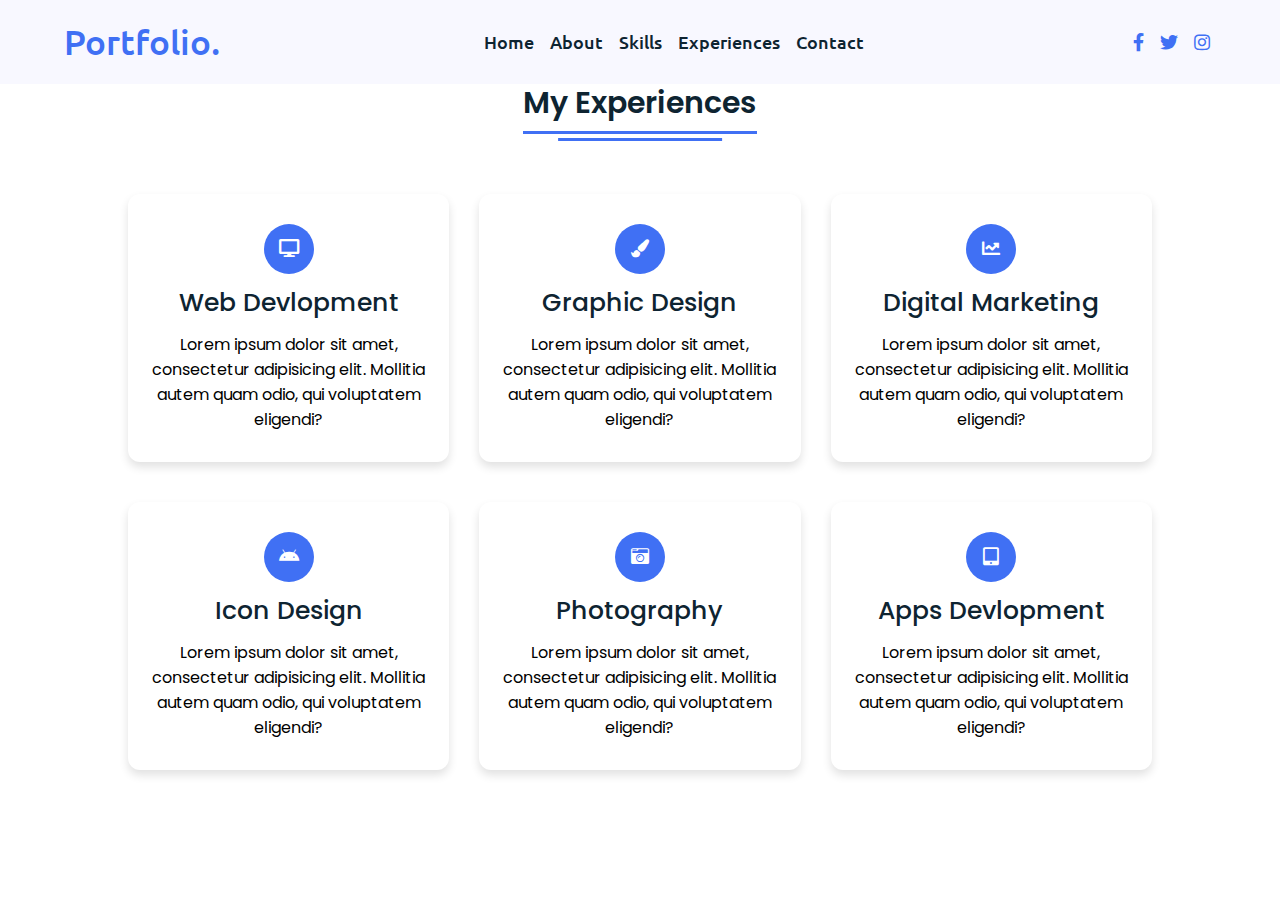
<file: portfolio/experience.html>
<!DOCTYPE html>
<html lang="en" dir="ltr">
    <head>
        <meta charset="UTF-8">
        <link rel="normalize" href="css/normalize.css">
        <link rel="stylesheet" href="css/styles.css">
        <link rel="stylesheet" href="https://cdnjs.cloudflare.com/ajax/libs/font-awesome/5.15.2/css/all.min.css"/>
        <meta name="viewport" content="width=device-width, initial-scale=1.0">

        <title> Ching Chen </title>
    </head>
    <body>
                <!-- Move to up button -->
        <div class="scroll-button">
            <a href="#home"><i class="fas fa-arrow-up"></i></a>
        </div>
        <!-- navgaition menu -->
        <nav>
            <div class="navbar">
                <div class="logo"><a href="#">Portfolio.</a></div>
                <ul class="menu">
                    <li><a href="index.html">Home</a></li>
                    <li><a href="about.html">About</a></li>
                    <li><a href="skills.html">Skills</a></li> 
                    <li><a href="experience.html">Experiences</a></li>
                    <li><a href="contact.html">Contact</a></li>
                    <div class="cancel-btn">
                    <i class="fas fa-times"></i>
                    </div>
                </ul>
                <div class="media-icons">
                <a href="#"><i class="fab fa-facebook-f"></i></a>
                <a href="#"><i class="fab fa-twitter"></i></a>
                <a href="#"><i class="fab fa-instagram"></i></a>
                </div>
            </div>
            <div class="menu-btn">
                <i class="fas fa-bars"></i>
            </div>
        </nav>
        <!-- My Services Section Start -->
        <section class="services" id="services">
            <div class="content">
                <div class="title"><span>My Experiences</span></div>
                <div class="boxes">
                    <div class="box">
                        <div class="icon">
                        <i class="fas fa-desktop"></i>
                    </div>
                    <div class="topic">Web Devlopment</div>
                    <p>Lorem ipsum dolor sit amet, consectetur adipisicing elit. Mollitia autem quam odio, qui voluptatem eligendi?</p>
                </div>
                <div class="box">
                    <div class="icon">
                        <i class="fas fa-paint-brush"></i>
                    </div>
                    <div class="topic">Graphic Design</div>
                    <p>Lorem ipsum dolor sit amet, consectetur adipisicing elit. Mollitia autem quam odio, qui voluptatem eligendi?</p>
                </div>
                <div class="box">
                    <div class="icon">
                        <i class="fas fa-chart-line"></i>
                    </div>
                    <div class="topic">Digital Marketing</div>
                    <p>Lorem ipsum dolor sit amet, consectetur adipisicing elit. Mollitia autem quam odio, qui voluptatem eligendi?</p>
                </div>
                <div class="box">
                    <div class="icon">
                        <i class="fab fa-android"></i>
                    </div>
                    <div class="topic">Icon Design</div>
                    <p>Lorem ipsum dolor sit amet, consectetur adipisicing elit. Mollitia autem quam odio, qui voluptatem eligendi?</p>
                </div>
                <div class="box">
                    <div class="icon">
                        <i class="fas fa-camera-retro"></i>
                    </div>
                    <div class="topic">Photography</div>
                    <p>Lorem ipsum dolor sit amet, consectetur adipisicing elit. Mollitia autem quam odio, qui voluptatem eligendi?</p>
                </div>
                <div class="box">
                    <div class="icon">
                        <i class="fas fa-tablet-alt"></i>
                    </div>
                    <div class="topic">Apps Devlopment</div>
                    <p>Lorem ipsum dolor sit amet, consectetur adipisicing elit. Mollitia autem quam odio, qui voluptatem eligendi?</p>
                </div>
            </div>
            </div>
        </section>
            
    </body>
</html>
</file>
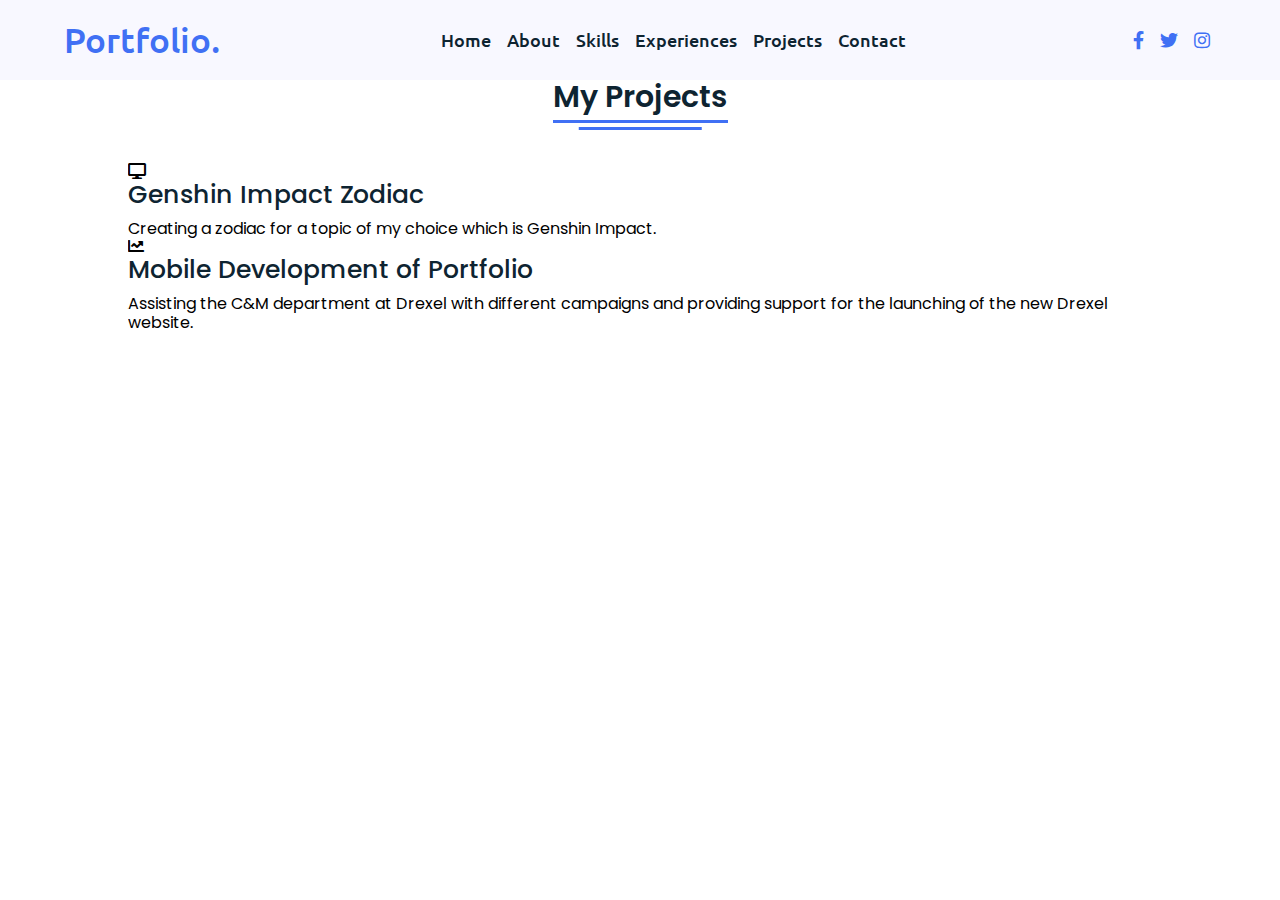
<file: portfolio/projects.html>
<!DOCTYPE html>
<html lang="en" dir="ltr">
    <head>
        <meta charset="UTF-8">
        <link rel="stylesheet" href="css/normalize.css">
        <link rel="stylesheet" href="css/styles.css">
        <link rel="stylesheet" href="https://cdnjs.cloudflare.com/ajax/libs/font-awesome/5.15.2/css/all.min.css"/>
        <meta name="viewport" content="width=device-width, initial-scale=1.0">

        <title> Ching Chen </title>
    </head>
    <body>
                <!-- Move to up button -->
        <div class="scroll-button">
            <a href="#home"><i class="fas fa-arrow-up"></i></a>
        </div>
        <!-- navgaition menu -->
        <nav>
            <div class="navbar">
                <div class="logo"><a href="#">Portfolio.</a></div>
                <ul class="menu">
                    <li><a href="index.html">Home</a></li>
                    <li><a href="about.html">About</a></li>
                    <li><a href="skills.html">Skills</a></li> 
                    <li><a href="experience.html">Experiences</a></li>
                    <li><a href="projects.html">Projects</a></li>
                    <li><a href="contact.html">Contact</a></li>
                </ul>
                <div class="media-icons">
                    <a href="#"><i class="fab fa-facebook-f"></i></a>
                    <a href="#"><i class="fab fa-twitter"></i></a>
                    <a href="#"><i class="fab fa-instagram"></i></a>
                </div>
            </div>
            <div class="menu-btn">
                <i class="fas fa-bars"></i>
            </div>
        </nav>
        <!-- My experiences Section Start -->
        <section class="experiences" id="experiences">
            <div class="content">
                <div class="title"><span>My Projects</span></div>
                <div class="boxes">
                    <div class="box">
                        <div class="icon">
                        <i class="fas fa-desktop"></i>
                    </div>
                    <div class="topic">Genshin Impact Zodiac</div>
                    <p>Creating a zodiac for a topic of my choice which is Genshin Impact.</p>
                </div>
                <div class="box">
                    <div class="icon">
                        <i class="fas fa-chart-line"></i>
                    </div>
                    <div class="topic">Mobile Development of Portfolio</div>
                    <p>Assisting the C&M department at Drexel with different campaigns and providing support for the launching of the new Drexel website.</p>
                </div>
            </div>
            </div>
        </section>
            
    </body>
</html>
</file>
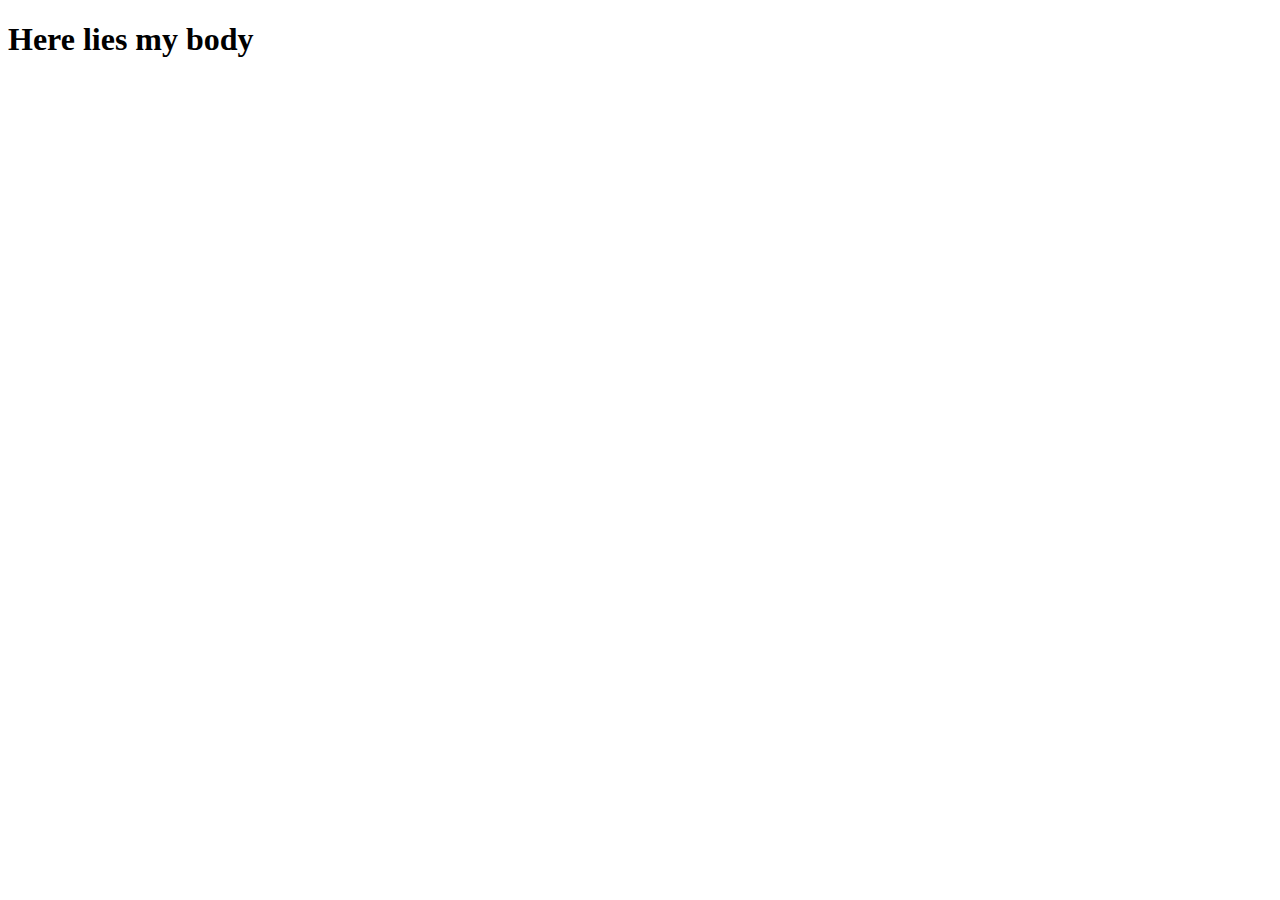
<file: src/File1.html>
<!DOCTYPE html>
<html lang="en">
<head>
    <meta charset="UTF-8">
    <meta http-equiv="X-UA-Compatible" content="IE=edge">
    <meta name="viewport" content="width=device-width, initial-scale=1.0">
    <title>Document</title>
</head>
<body>
    <h1>
        Here lies my body
    </h1>
</body>
</html>
</file>
<file: portfolio/css/styles.css>
@import url('https://fonts.googleapis.com/css2?family=Poppins:wght@400;500;600;700&family=Ubuntu:wght@400;500;700&display=swap');
*{
  margin: 0;
  padding: 0;
  box-sizing: border-box;
  text-decoration: none;
  scroll-behavior: smooth;
}

/* Custom Scroll Bar CSS */
::-webkit-scrollbar {
    width: 10px;
}
::-webkit-scrollbar-track {
    background: #f1f1f1;
}
::-webkit-scrollbar-thumb {
    background: #6e93f7;
    border-radius: 12px;
    transition: all 0.3s ease;
}

::-webkit-scrollbar-thumb:hover {
    background: #4070f4;
}
/* navbar styling */
nav{
  position: fixed;
  width: 100%;
  padding: 20px 0;
  z-index: 998;
  transition: all 0.3s ease;
  font-family: 'Ubuntu', sans-serif;
  background-color: ghostwhite;
}
nav.sticky{
  background: #4070f4;
  padding: 13px 0;
}
nav .navbar{
  width: 90%;
  display: flex;
  justify-content: space-between;
  align-items: center;
  margin: auto;
}
nav .navbar .logo a{
  font-weight: 500;
  font-size: 35px;
  color: #4070f4;
}
nav.sticky .navbar .logo a{
  color: #fff;
}
nav .navbar .menu{
  display: flex;
  position: relative;
}
nav .navbar .menu li{
  list-style: none;
  margin: 0 8px;
}
.navbar .menu a{
  font-size: 18px;
  font-weight: 500;
  color: #0E2431;
  padding: 6px 0;
  transition: all 0.4s ease;
}
.navbar .menu a:hover{
  color: #4070f4;
}
nav.sticky .menu a{
  color: #FFF;
}
nav.sticky .menu a:hover{
  color: #0E2431;
}
.navbar .media-icons a{
  color: #4070f4;
  font-size: 18px;
  margin: 0 6px;
}
nav.sticky .media-icons a{
  color: #FFF;
}

/* Side Navigation Menu Button CSS */
nav .menu-btn,
.navbar .menu .cancel-btn{
  position: absolute;
  color: #fff;
  right: 30px;
  top: 20px;
  font-size: 20px;
  cursor: pointer;
  transition: all 0.3s ease;
  display: none;
}
nav .menu-btn{
  color: #4070f4;
}
nav.sticky .menu-btn{
  color: #FFF;
}
.navbar .menu .menu-btn{
  color: #fff;
}

/* home section styling */
.home{
  height: 100vh;
  width: 100%;
  background-image: url("./images/bg-hero.png") no-repeat;
  background-size: cover;
  background-position: center;
  background-attachment: fixed;
  font-family: 'Ubuntu', sans-serif;
}
.home .home-content{
  width: 90%;
  height: 100%;
  margin: auto;
  display: flex;
  flex-direction: column;
  justify-content: center;
}
.home .text-one{
  font-size: 25px;
  color: #0E2431;
}
.home .text-two{
  color: #0E2431;
  font-size: 75px;
  font-weight: 600;
  margin-left: -3px;
}
.home .text-three{
  font-size: 40px;
  margin: 5px 0;
  color: #4070f4;
}
.home .text-four{
  font-size: 23px;
  margin: 5px 0;
  color: #0E2431;
}
.home .button{
  margin: 14px 0;
}
.home .button button{
  outline: none;
  padding: 8px 16px;
  border-radius: 6px;
  font-size: 25px;
  font-weight: 400;
  background: #4070f4;
  color: #fff;
  cursor: pointer;
  border: 2px solid transparent;
  transition: all 0.4s ease;
}
.home .button button:hover{
  border-color: #4070f4;
  background-color: #fff;
  color: #4070f4;
}

/* About Section Styling */
section{
  padding-top: 40px;
}
section .content{
  width: 80%;
  margin: 40px auto;
  font-family: 'Poppins', sans-serif;
}
.about .about-details{
  display: flex;
  justify-content: space-between;
  align-items: center;
}
section .title{
  display: flex;
  justify-content: center;
  margin-bottom: 40px;
}
section .title span{
  color: #0E2431;
  font-size: 30px;
  font-weight: 600;
  position: relative;
  padding-bottom: 8px;
}
section .title span::before,
section .title span::after{
  content: '';
  position: absolute;
  height: 3px;
  width: 100%;
  background: #4070f4;
  left: 0;
  bottom: 0;
}
section .title span::after{
  bottom: -7px;
  width: 70%;
  left: 50%;
  transform: translateX(-50%);
}
.about .about-details .left{
  width: 45%;
}
.about .left img{
  height: 400px;
  width: 400px;
  object-fit: cover;
  border-radius: 12px;
}
.about-details .right{
  width: 55%;
}
section  .topic{
  color: #0E2431;
  font-size: 25px;
  font-weight: 500;
  margin-bottom: 10px;
}
.about-details .right p{
  text-align: justify;
  color: #0E2431;
}
section .button{
  margin: 16px 0;
}
section .button button{
  outline: none;
  padding: 8px 16px;
  border-radius: 4px;
  font-size: 25px;
  font-weight: 400;
  background: #4070f4;
  color: #fff;
  border: 2px solid transparent;
  cursor: pointer;
  transition: all 0.4s ease;
}
section .button button:hover{
  border-color: #4070f4;
  background-color: #fff;
  color: #4070f4;
}

 /* My Skills CSS */
 .skills{
   background: #F0F8FF;
 }
 .skills .content{
   padding: 40px 0;
 }
 .skills .skills-details{
   display: flex;
   justify-content: space-between;
   align-items: center;
 }
 .skills-details .text{
   width: 50%;
 }
 .skills-details p{
   color: #0E2431;
   text-align: justify;
 }
.skills .skills-details .experience{
  display: flex;
  align-items: center;
  margin: 0 10px;
}
.skills-details .experience .num{
  color: #0E2431;
  font-size: 80px;
}
.skills-details .experience .exp{
  color: #0E2431;
  margin-left: 20px;
  font-size: 18px;
  font-weight: 500;
  margin: 0 6px;
}
.skills-details .boxes{
  width: 45%;
  display: flex;
  flex-wrap: wrap;
  justify-content: space-between;
}
.skills-details .box{
  width: calc(100% / 2 - 20px);
  margin: 20px 0;
}
.skills-details .boxes .topic{
  font-size: 20px;
  color: #4070f4;
}
.skills-details .boxes .per{
  font-size: 60px;
  color: #4070f4;
}

/* My Services CSS */
.services .boxes{
  display: flex;
  flex-wrap: wrap;
  justify-content: space-between;
}
.services .boxes .box{
  margin: 20px 0;
  width: calc(100% / 3 - 20px);
  text-align: center;
  border-radius: 12px;
  padding: 30px 10px;
  box-shadow: 0 5px 10px rgba(0, 0, 0, 0.12);
  cursor: default;
  transition: all 0.4s ease;
}
.services .boxes .box:hover{
  background: #4070f4;
  color: #fff;
}
.services .boxes .box .icon{
  height: 50px;
  width: 50px;
  background: #4070f4;
  border-radius: 50%;
  text-align: center;
  line-height: 50px;
  font-size: 18px;
  color: #fff;
  margin: 0 auto 10px auto;
  transition: all 0.4s ease;
}
.boxes .box:hover .icon{
  background-color: #fff;
  color: #4070f4;
}
.services .boxes .box:hover .topic,
.services .boxes .box:hover p{
  color: #0E2431;
  transition: all 0.4s ease;
}
.services .boxes .box:hover .topic,
.services .boxes .box:hover p{
  color: #fff;
}
/* Contact Me CSS */
body .container-form{
    min-height: 100vh;
    width: 100%;
    display: flex;
    align-items: center;
    justify-content: center;
}
.container-form{
  width: 85%;
  background: #fff;
  border-radius: 6px;
  padding: 20px 60px 30px 40px;
  box-shadow: 0 5px 10px rgba(0, 0, 0, 0.2);
}
.container-form .content{
  display: flex;
  align-items: center;
  justify-content: space-between;
}
.container-form .content .left-side{
  width: 25%;
  height: 100%;
  display: flex;
  flex-direction: column;
  align-items: center;
  justify-content: center;
  margin-top: 15px;
  position: relative;
}
.content .left-side::before{
  content: '';
  position: absolute;
  height: 70%;
  width: 2px;
  right: -15px;
  top: 50%;
  transform: translateY(-50%);
  background: #afafb6;
}
.content .left-side .details{
  margin: 14px;
  text-align: center;
}
.content .left-side .details i{
  font-size: 30px;
  color: #3e2093;
  margin-bottom: 10px;
}
.content .left-side .details .topic{
  font-size: 18px;
  font-weight: 500;
}
.content .left-side .details .text-one,
.content .left-side .details .text-two{
  font-size: 14px;
  color: #afafb6;
}

.container-form .content .right-side{
  width: 75%;
  margin-left: 75px;
}
.content .right-side .topic-text{
  font-size: 23px;
  font-weight: 600;
  color: #3e2093;
}
.right-side .input-box{
  height: 50px;
  width: 100%;
  margin: 12px 0;
}
.right-side .input-box input,
.right-side .input-box textarea{
  height: 100%;
  width: 100%;
  border: none;
  outline: none;
  font-size: 16px;
  background: #F0F1F8;
  border-radius: 6px;
  padding: 0 15px;
  resize: none;
}
.right-side .message-box{
  min-height: 110px;
}
.right-side .input-box textarea{
  padding-top: 6px;
}
.right-side .button{
  display: inline-block;
  margin-top: 12px;
}
.right-side .button input[type="button"]{
  color: #fff;
  font-size: 18px;
  outline: none;
  border: none;
  padding: 8px 16px;
  border-radius: 6px;
  background: #3e2093;
  cursor: pointer;
  transition: all 0.3s ease;
}
.button input[type="button"]:hover{
  background: #5029bc;
}
/* Footer CSS */
footer{
  background: #4070f4;
  padding: 15px 0;
  text-align: center;
  font-family: 'Poppins', sans-serif;
}
footer .text span{
  font-size: 17px;
  font-weight: 400;
  color: #fff;
}
footer .text span a{
  font-weight: 500;
  color: #FFF;
}
footer .text span a:hover{
  text-decoration: underline;
}
/* Scroll TO Top Button CSS */
.scroll-button a{
  position: fixed;
  bottom: 20px;
  right: 20px;
  color: #fff;
  background: #4070f4;
  padding: 7px 12px;;
  font-size: 18px;
  border-radius: 6px;
  box-shadow: rgba(0, 0, 0, 0.15);
  display: none;
}

/* Responsive Media Query */
@media (max-width: 1190px) {
  section .content{
    width: 85%;
  }
}
@media (max-width: 1000px) {
  .about .about-details{
    justify-content: center;
    flex-direction: column;
  }
  .about .about-details .left{
    display: flex;
    justify-content: center;
    width: 100%;
  }
  .about-details .right{
    width: 90%;
    margin: 40px 0;
  }
  .services .boxes .box{
    margin: 20px 0;
    width: calc(100% / 2 - 20px);
  }
}
@media (max-width: 900px) {
  .about .left img{
    height: 350px;
    width: 350px;
  }
}

@media (max-width: 750px) {
  nav .navbar{
    width: 90%;
  }
  nav .navbar .menu{
    position: fixed;
    left: -100%;
    top: 0;
    background: #0E2431;
    height: 100vh;
    max-width: 400px;
    width: 100%;
    padding-top: 60px;
    flex-direction: column;
    align-items: center;
    transition: all 0.5s ease;
  }
  .navbar.active .menu{
    left: 0;
  }
  nav .navbar .menu a{
    font-size: 23px;
    display: block;
    color: #fff;
    margin: 10px 0;
  }
  nav.sticky .menu a:hover{
    color: #4070f4;
  }
  nav .navbar .media-icons{
    display: none;
  }
  nav .menu-btn,
  .navbar .menu .cancel-btn{
    display: block;
  }
  .home .text-two{
    font-size: 65px;
  }
  .home .text-three{
    font-size: 35px;
  }
  .skills .skills-details{
    align-items: center;
    justify-content: center;
    flex-direction: column;
  }
  .skills-details .text{
    width: 100%;
    margin-bottom: 50px;
  }
  .skills-details .boxes{
    justify-content: center;
    align-items: center;
    width: 100%;
  }
  .services .boxes .box{
    margin: 20px 0;
    width: 100%;
  }
  .contact .text{
    width: 100%;
}
}

@media (max-width: 500px){
  .home .text-two{
    font-size: 55px;
  }
  .home .text-three{
    font-size: 33px;
  }
  .skills-details .boxes .per{
    font-size: 50px;
    color: #4070f4;
  }
}
</file>
